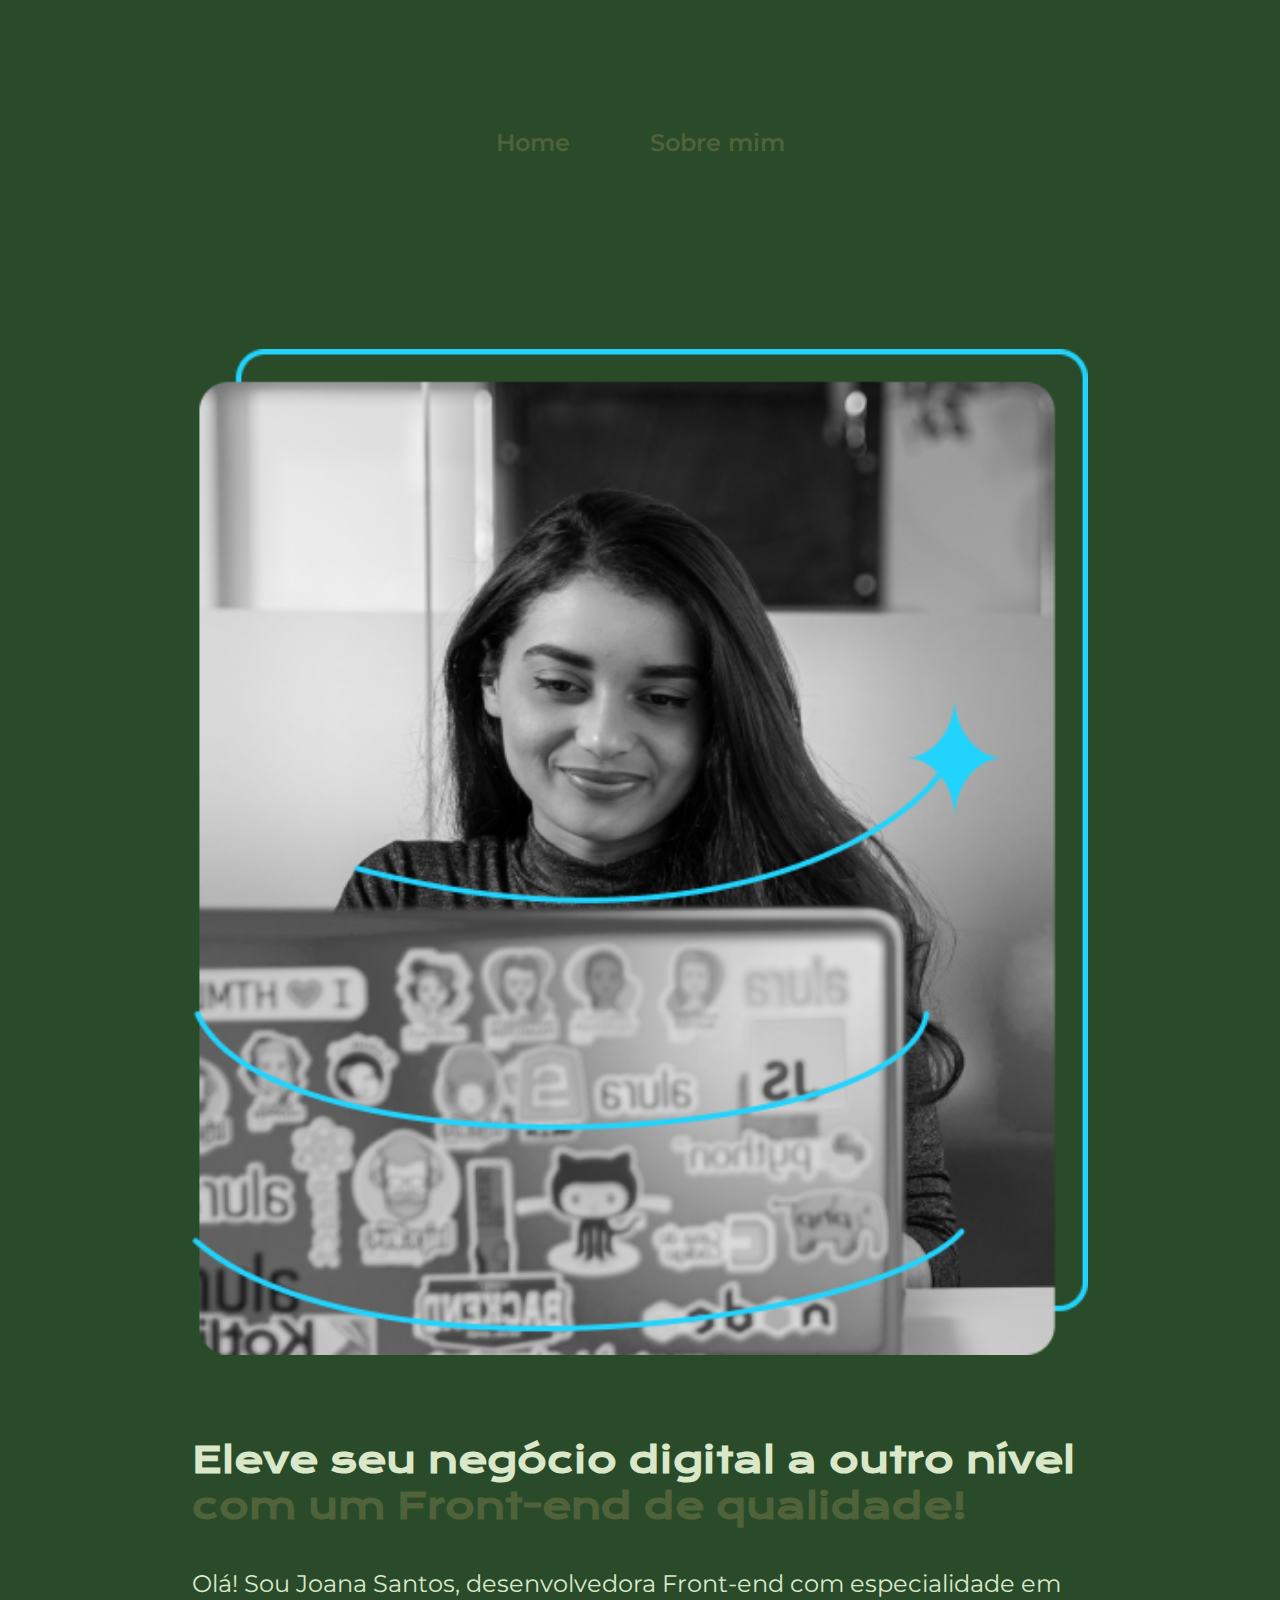
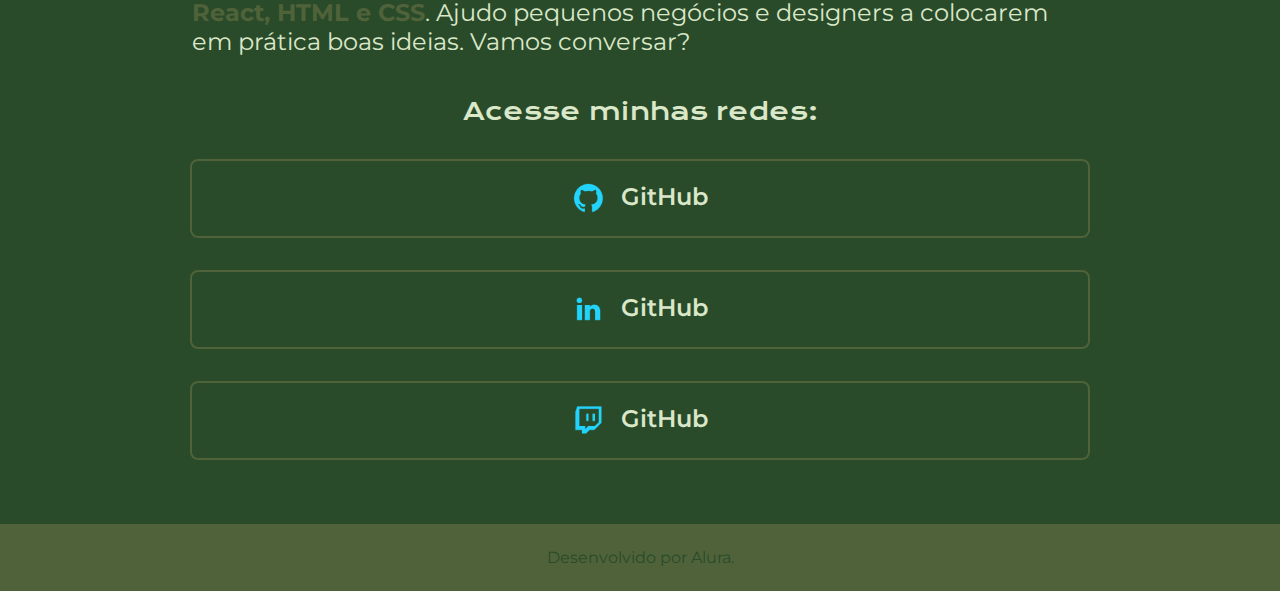
<file: index.html>
<!DOCTYPE html>
<html lang="pt-br">
<head>
    <meta charset="UTF-8"> 
    <meta http-equiv="X-UA-Compatible" content="IE=edge">
    <meta name="viewport" content="width=device-width, initial-scale=1.0">
    <title>Portifolio</title>
    <link rel="stylesheet" href="./styles/style.css">
</head>
<body>
    <header class="cabecalho">
        <nav class="cabecalho__menu">
            <a class="cabecalho__menu__link" href="index.html">Home</a>
            <a class="cabecalho__menu__link" href="about.html">Sobre mim</a>
        </nav>
    </header>
    <main class="apresentacao">
        <section class="apresentacao__conteudo">
            <h1 class="apresentacao__conteudo__titulo">
                Eleve seu negócio digital a outro nível 
                <strong>com um Front-end de qualidade!
                </strong></h1>
                <p class="apresentacao__conteudo__paragrafo">Olá! Sou Joana Santos, desenvolvedora 
                Front-end com especialidade em <strong>React, HTML e
                CSS</strong>. Ajudo pequenos negócios e designers a 
                colocarem em prática boas ideias. Vamos 
                conversar?</p>
                <div class="apresentacao__links">
                    <h2 class="apresentacao__links__subtitulo">Acesse minhas redes:</h2>
                <a class="apresentacao__links__navegacao" href="https://instagram.com/rafaballerini">
                    <img src="assets/github.png">
                    GitHub
                </a>
                <a class="apresentacao__links__navegacao" href="https://linkedin.com">
                    <img src="assets/linkedin.png">
                    GitHub
                </a>
                <a class="apresentacao__links__navegacao" href="https://twotch.com">
                    <img src="assets/twitch.png">
                    GitHub
                </a>
          
                </div>
        </section>
        <img class="apresentacao__imagem" src="imagem.png" alt="Foto da Joana Santos programando">
    </main>
    <footer class="rodape">
        <p>Desenvolvido por Alura.</p>
    </footer>
</body>
</html>
</file>
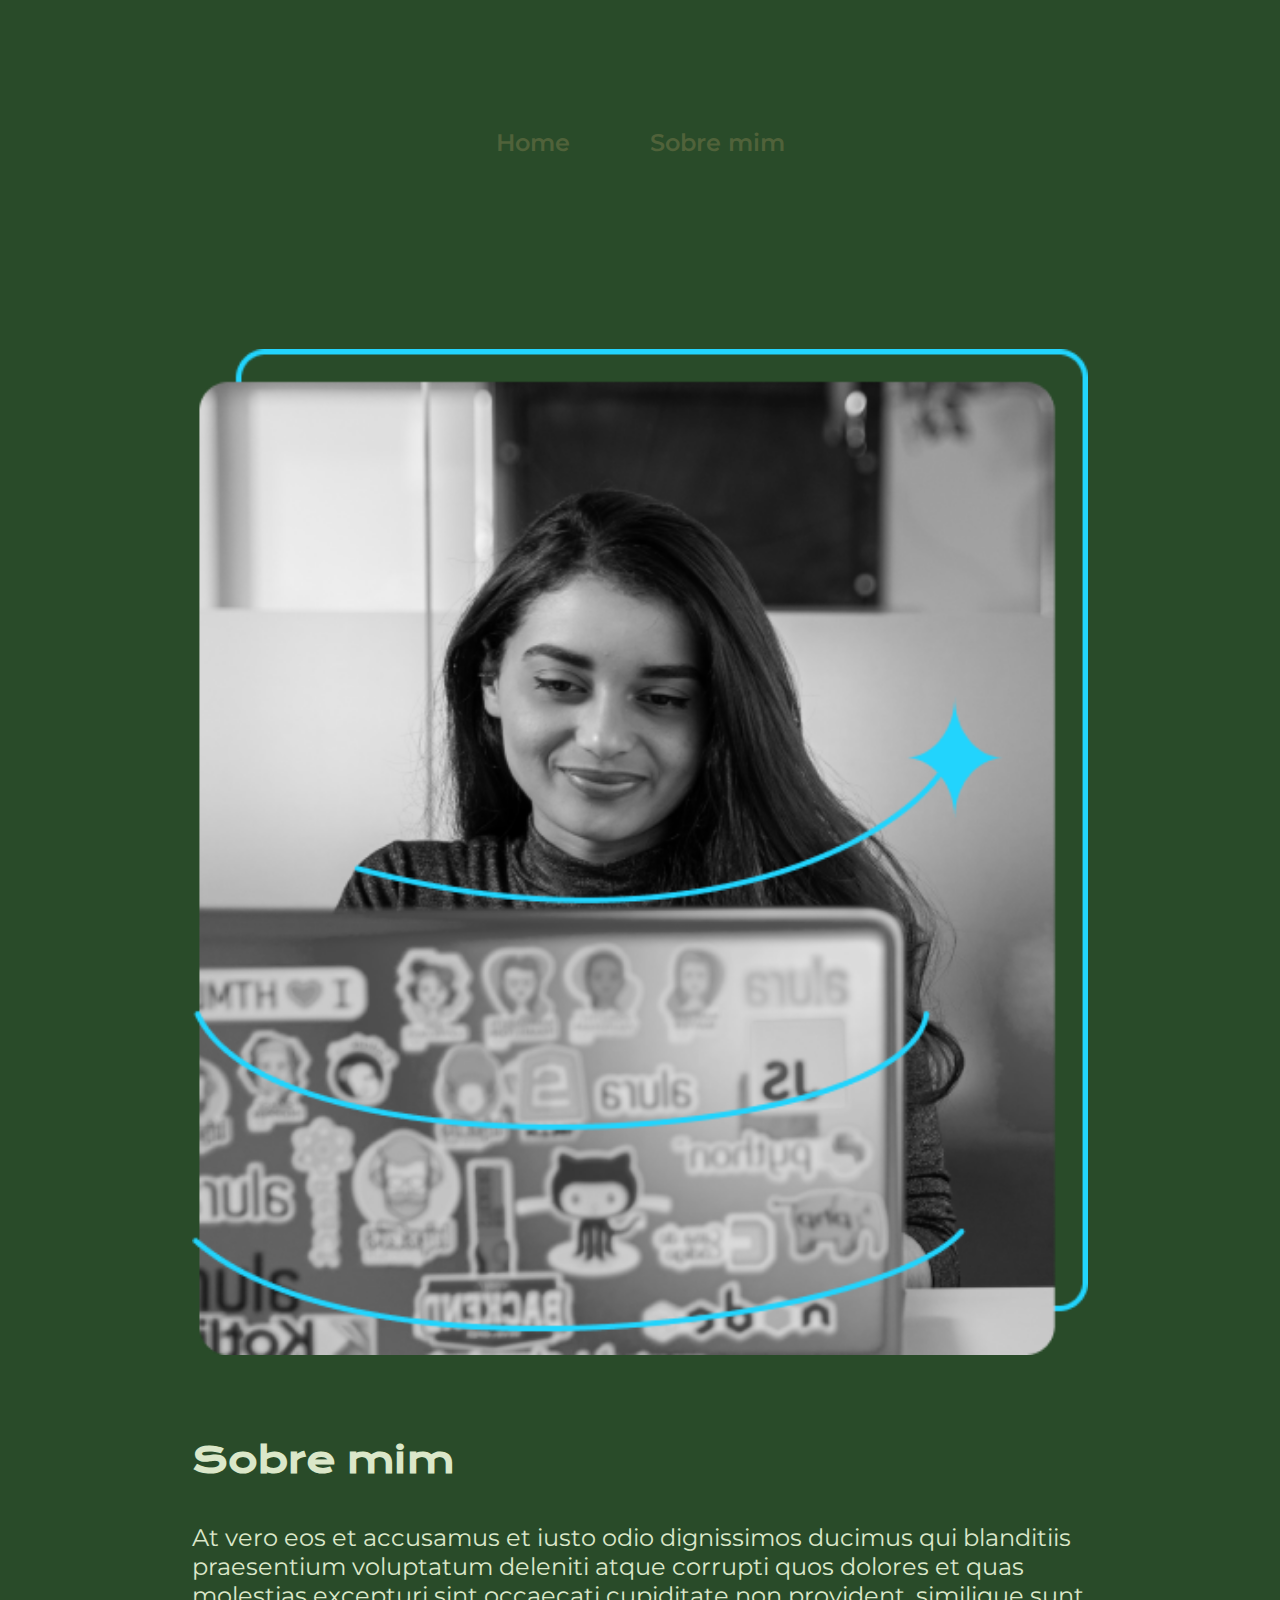
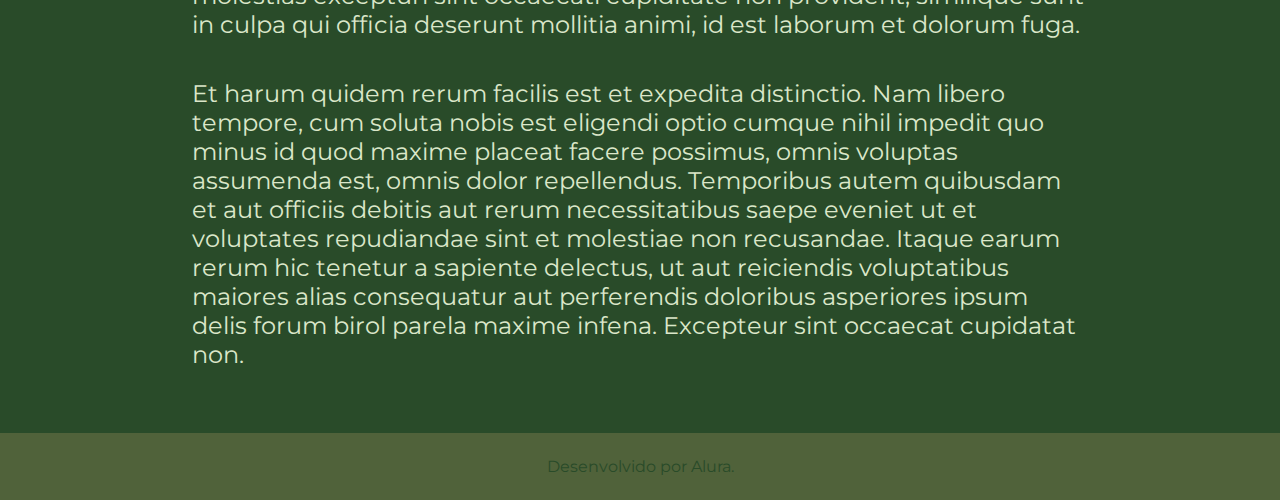
<file: about.html>
<!DOCTYPE html>
<html lang="pt-br">
<head>
    <meta charset="UTF-8">
    <meta name="viewport" content="width=device-width, initial-scale=1.0">
    <link rel="stylesheet" href="./styles/style.css"> 
    <title>Sobre mim</title>
</head>
<body>
    <header class="cabecalho">
        <nav class="cabecalho__menu">
            <a class="cabecalho__menu__link" href="index.html">Home</a>
            <a class="cabecalho__menu__link" href="about.html">Sobre mim</a>
        </nav>
    </header>
    <main class="apresentacao">
        <section class="apresentacao__conteudo">
            <h1 class="apresentacao__conteudo__titulo">
                Sobre mim</h1>
                <p class="apresentacao__conteudo__paragrafo">At vero eos et accusamus et iusto odio dignissimos ducimus qui blanditiis praesentium voluptatum deleniti atque corrupti quos dolores et quas molestias excepturi sint occaecati cupiditate non provident, similique sunt in culpa qui officia deserunt mollitia animi, id est laborum et dolorum fuga.</p>
                <p class="apresentacao__conteudo__paragrafo">Et harum quidem rerum facilis est et expedita distinctio. Nam libero tempore, cum soluta nobis est eligendi optio cumque nihil impedit quo minus id quod maxime placeat facere possimus, omnis voluptas assumenda est, omnis dolor repellendus. Temporibus autem quibusdam et aut officiis debitis aut rerum necessitatibus saepe eveniet ut et voluptates repudiandae sint et molestiae non recusandae. Itaque earum rerum hic tenetur a sapiente delectus, ut aut reiciendis voluptatibus maiores alias consequatur aut perferendis doloribus asperiores ipsum delis forum birol parela maxime infena. Excepteur sint occaecat cupidatat non.</p>
                
        </section>
        <img class="apresentacao__imagem" src="imagem.png" alt="Foto da Joana Santos programando">
    </main>
    <footer class="rodape">
        <p>Desenvolvido por Alura.</p>
    </footer>
    
</body>
</html>
</file>
<file: styles/style.css>
@import url('https://fonts.googleapis.com/css2?family=Krona+One&family=Montserrat&display=swap');

:root {
    --cor-primaria: #294B29;
    --cor-secundaria: #DBE7C9;
    --cor-terciaria:#50623A;
    --cor-hover: #50623A;

    --fonte-principal:'Krona One', sans-serif;
    --fonte-secundaria: 'Montserrat', sans-serif;
}

*{
    margin: 0;
    padding: 0;
}
body{
    /* height: 100vh; */
    box-sizing:border-box;
    background-color: var(--cor-primaria);
    color: var(--cor-secundaria);
}


strong{
    color: var(--cor-terciaria);
}
.cabecalho{
    padding: 2% 0 0 15%;
}
.cabecalho__menu{
    display: flex;
    gap: 80px;
}
.cabecalho__menu__link{
    font-family: var(--fonte-secundaria);
    font-weight: 600;
    font-size: 1.5rem;
    text-decoration: none;
    color:var(--cor-terciaria);

}

.apresentacao{
    padding: 5% 15%;
    display: flex;
    align-items: center;
    justify-content: space-between;
    gap: 82px;
   /* flex-wrap: wrap; */
}
.apresentacao__conteudo{
    display: flex;
    flex-direction: column;
    gap: 40px;
    width: 50%;
}
.apresentacao__conteudo__titulo{
    font-size: 2.25rem;
    font-family: var(--fonte-principal);
}
.apresentacao__conteudo__paragrafo{
    font-size: 1.5rem;
    font-family: var(--fonte-secundaria);
}
.apresentacao__links{
    display: flex;
    flex-direction: column;
    justify-content: space-between;
    align-items: center;
    gap:32px;
}
.apresentacao__links__subtitulo{
    font-family: var(--fonte-principal);
    font-weight: 400;
    font-size: 1.5rem;
}
.apresentacao__links__navegacao{
    /* background-color: #22d4fd; */
    display: flex;
    justify-content: center;
    width: 50%;
    text-align: center;
    border-radius: 8px;
    font-size: 1.5rem;
    padding: 21.5px 0;
    text-decoration: none;
    color: var(--cor-secundaria);
    border: 2px solid var(--cor-terciaria);
    font-family: var(--fonte-secundaria);
    font-weight: 600;
    gap: 16px;
}
.apresentacao__links__navegacao:hover{
    background-color: var(--cor-hover);
}
.apresentacao__imagem{
    width: 50%;
}
.rodape{
    background-color: var(--cor-terciaria);
    color: var(--cor-primaria);
    padding: 24px;
    text-align: center;
    font-family: var(--fonte-secundaria);
    font-weight: 400;
}

@media (max-width:1299px){
    .cabecalho{
        padding: 10%;
    }
    .cabecalho__menu{
        justify-content: center;
    }
    .apresentacao{
        flex-direction: column-reverse;
    }
    .apresentacao__conteudo, .apresentacao__imagem, .apresentacao__links__navegacao{
        width: 100%;
    }

}
</file>
